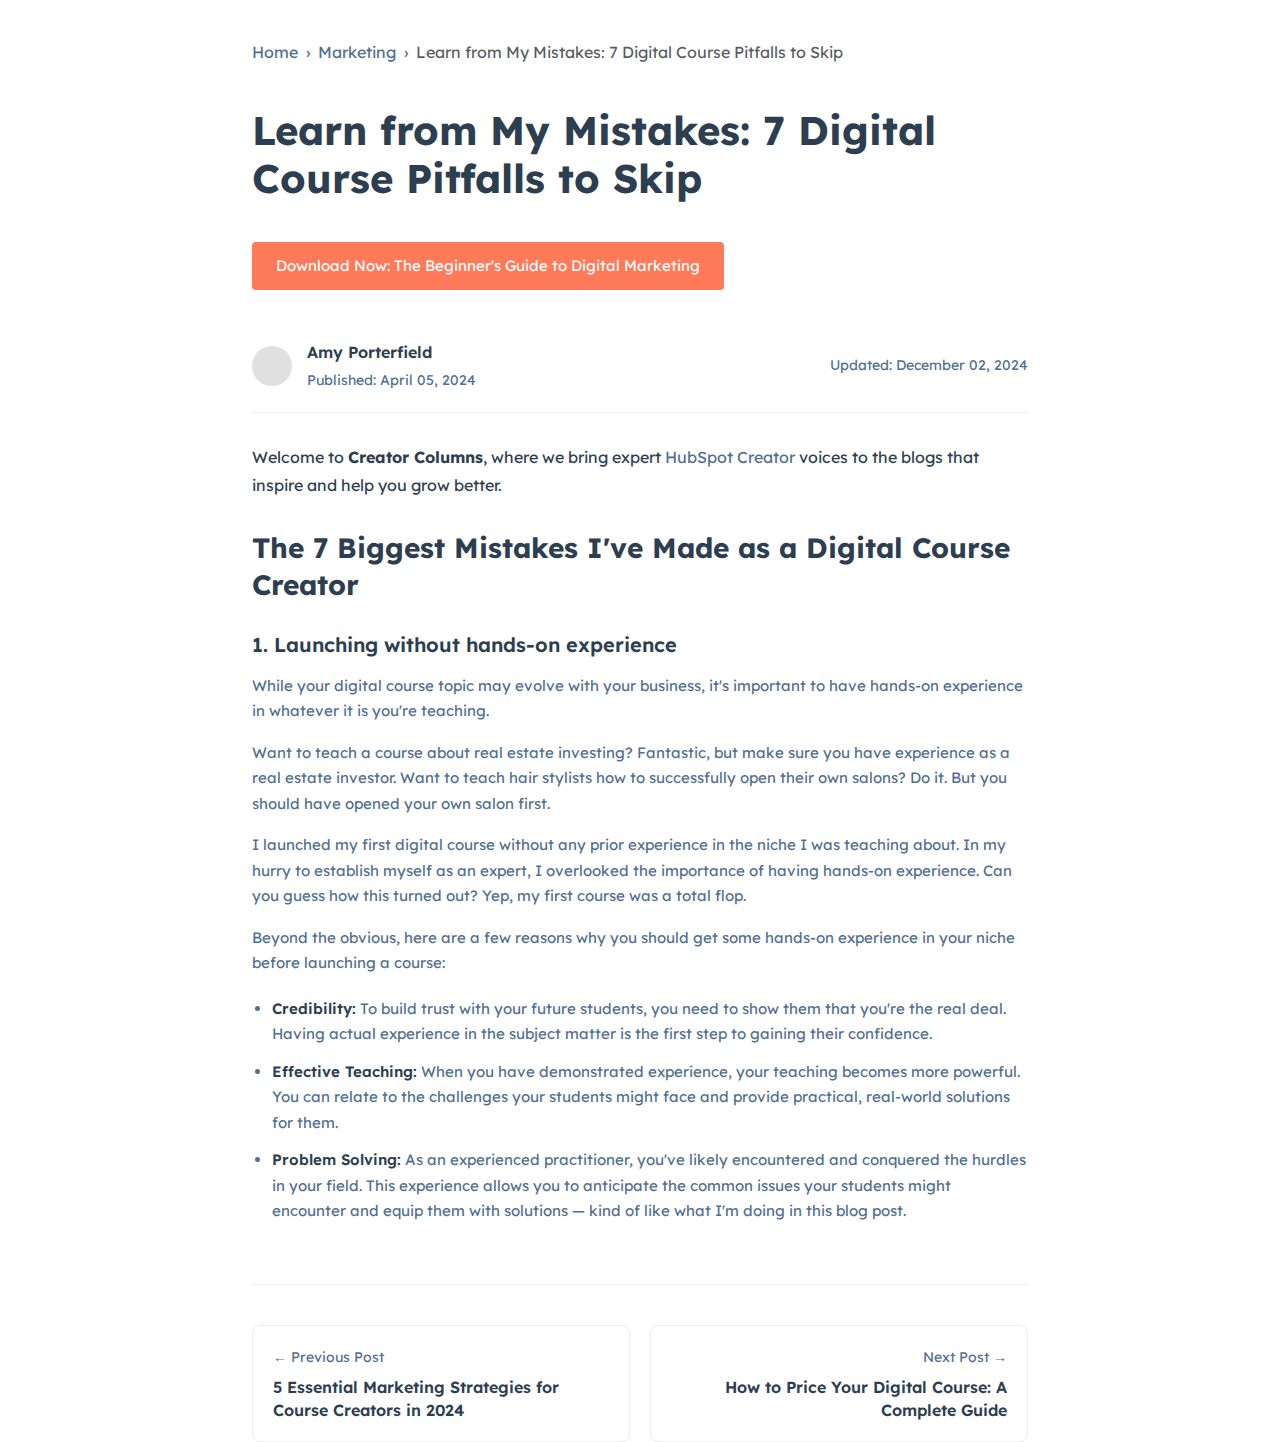
<file: endFix.html>
<!DOCTYPE html>
<html lang="en">
<head>
    <meta charset="UTF-8">
    <meta name="viewport" content="width=device-width, initial-scale=1.0">
    <title>Blog Post</title>
    <link href="https://cdn.jsdelivr.net/npm/bootstrap@5.3.0/dist/css/bootstrap.min.css" rel="stylesheet">
    <link href="https://fonts.googleapis.com/css2?family=Lexend:wght@400;500;600;700&display=swap" rel="stylesheet">
    <style>
        body {
            font-family: 'Lexend', sans-serif;
            color: #2d3e50;
            line-height: 1.6;
            padding-top: 40px;
        }

        .container {
            max-width: 800px;
        }

        .breadcrumb {
            margin-bottom: 40px;
        }

        .breadcrumb-item a {
            color: #516f90;
            text-decoration: none;
        }

        .breadcrumb-item + .breadcrumb-item::before {
            content: "›";
            color: #516f90;
        }

        .article-title {
            font-size: 40px;
            font-weight: 700;
            line-height: 1.2;
            margin-bottom: 40px;
            color: #2d3e50;
        }

        .cta-button {
            background-color: #ff7a59;
            color: white;
            padding: 12px 24px;
            border-radius: 4px;
            text-decoration: none;
            display: inline-block;
            font-size: 15px;
            margin-bottom: 50px;
            border: none;
        }

        .cta-button:hover {
            background-color: #ff8f73;
            color: white;
        }

        .author-info {
            display: flex;
            justify-content: space-between;
            align-items: center;
            margin-bottom: 20px;
            padding-bottom: 20px;
            border-bottom: 1px solid #eee;
        }

        .author-details {
            display: flex;
            align-items: center;
            gap: 15px;
        }

        .author-image {
            width: 40px;
            height: 40px;
            border-radius: 50%;
            background-color: #e0e0e0;
        }

        .author-name {
            font-weight: 600;
            margin-bottom: 4px;
            font-size: 16px;
        }

        .publish-date, .update-date {
            color: #516f90;
            font-size: 14px;
        }

        .welcome-text {
            margin-top: 30px;
            font-size: 16px;
            line-height: 1.8;
            margin-bottom: 30px;
        }

        .creator-link {
            color: #516f90;
            text-decoration: none;
        }

        .creator-link:hover {
            color: #2d3e50;
        }

        .article-content h2 {
            font-size: 28px;  /* Adjusted to match image */
            font-weight: 700;
            margin-bottom: 30px;
            color: #2d3e50;
            line-height: 1.3;
        }

        .article-content h3 {
            font-size: 20px;  /* Adjusted to match image */
            font-weight: 600;
            margin-top: 30px;
            margin-bottom: 16px;
            color: #2d3e50;
        }

        .article-content p {
            font-size: 15px;  /* Adjusted to match image */
            margin-bottom: 16px;
            line-height: 1.7;
            color: #516f90;
        }

        .article-content ul {
            padding-left: 20px;
            margin-top: 20px;
        }

        .article-content ul li {
            font-size: 15px;  /* Adjusted to match image */
            color: #516f90;
            margin-bottom: 12px;
            line-height: 1.7;
        }

        .article-content ul li strong {
            color: #2d3e50;
            font-weight: 600;
        }
        .post-navigation {
            margin-top: 60px;
            padding-top: 40px;
            border-top: 1px solid #eee;
            display: flex;
            justify-content: space-between;
            gap: 20px;
        }

        .nav-post {
            flex: 1;
            text-decoration: none;
            padding: 20px;
            border: 1px solid #eee;
            border-radius: 8px;
            transition: all 0.3s ease;
        }

        .nav-post:hover {
            border-color: #ff7a59;
            background-color: #fff8f6;
        }

        .nav-post.previous {
            text-align: left;
        }

        .nav-post.next {
            text-align: right;
        }

        .nav-label {
            font-size: 14px;
            color: #516f90;
            margin-bottom: 8px;
            display: block;
        }

        .nav-title {
            font-size: 16px;
            font-weight: 600;
            color: #2d3e50;
            line-height: 1.4;
        }

        .nav-post:hover .nav-title {
            color: #ff7a59;
        }
    </style>
</head>
<body>
    <div class="container">
        <nav aria-label="breadcrumb">
            <ol class="breadcrumb">
                <li class="breadcrumb-item"><a href="#">Home</a></li>
                <li class="breadcrumb-item"><a href="#">Marketing</a></li>
                <li class="breadcrumb-item active">Learn from My Mistakes: 7 Digital Course Pitfalls to Skip</li>
            </ol>
        </nav>

        <article>
            <h1 class="article-title">Learn from My Mistakes: 7 Digital Course Pitfalls to Skip</h1>

            <a href="#" class="cta-button">
                Download Now: The Beginner's Guide to Digital Marketing
            </a>

            <div class="author-info">
                <div class="author-details">
                    <div class="author-image"></div>
                    <div>
                        <div class="author-name">Amy Porterfield</div>
                        <div class="publish-date">Published: April 05, 2024</div>
                    </div>
                </div>
                <div class="update-date">Updated: December 02, 2024</div>
            </div>

            <div class="welcome-text">
                Welcome to <strong>Creator Columns</strong>, where we bring expert 
                <a href="#" class="creator-link">HubSpot Creator</a> voices to the blogs 
                that inspire and help you grow better.
            </div>

            <div class="article-content">
                <h2>The 7 Biggest Mistakes I've Made as a Digital Course Creator</h2>
                
                <h3>1. Launching without hands-on experience</h3>
                
                <p>While your digital course topic may evolve with your business, it's important to have hands-on experience in whatever it is you're teaching.</p>
                
                <p>Want to teach a course about real estate investing? Fantastic, but make sure you have experience as a real estate investor. Want to teach hair stylists how to successfully open their own salons? Do it. But you should have opened your own salon first.</p>
                
                <p>I launched my first digital course without any prior experience in the niche I was teaching about. In my hurry to establish myself as an expert, I overlooked the importance of having hands-on experience. Can you guess how this turned out? Yep, my first course was a total flop.</p>
                
                <p>Beyond the obvious, here are a few reasons why you should get some hands-on experience in your niche before launching a course:</p>
                
                <ul>
                    <li><strong>Credibility:</strong> To build trust with your future students, you need to show them that you're the real deal. Having actual experience in the subject matter is the first step to gaining their confidence.</li>
                    <li><strong>Effective Teaching:</strong> When you have demonstrated experience, your teaching becomes more powerful. You can relate to the challenges your students might face and provide practical, real-world solutions for them.</li>
                    <li><strong>Problem Solving:</strong> As an experienced practitioner, you've likely encountered and conquered the hurdles in your field. This experience allows you to anticipate the common issues your students might encounter and equip them with solutions — kind of like what I'm doing in this blog post.</li>
                </ul>
            </div>
            <nav class="post-navigation">
                <a href="#" class="nav-post previous">
                    <span class="nav-label">← Previous Post</span>
                    <div class="nav-title">5 Essential Marketing Strategies for Course Creators in 2024</div>
                </a>
                <a href="#" class="nav-post next">
                    <span class="nav-label">Next Post →</span>
                    <div class="nav-title">How to Price Your Digital Course: A Complete Guide</div>
                </a>
            </nav>
        </article>
    </div>
</body>
</html>
</file>
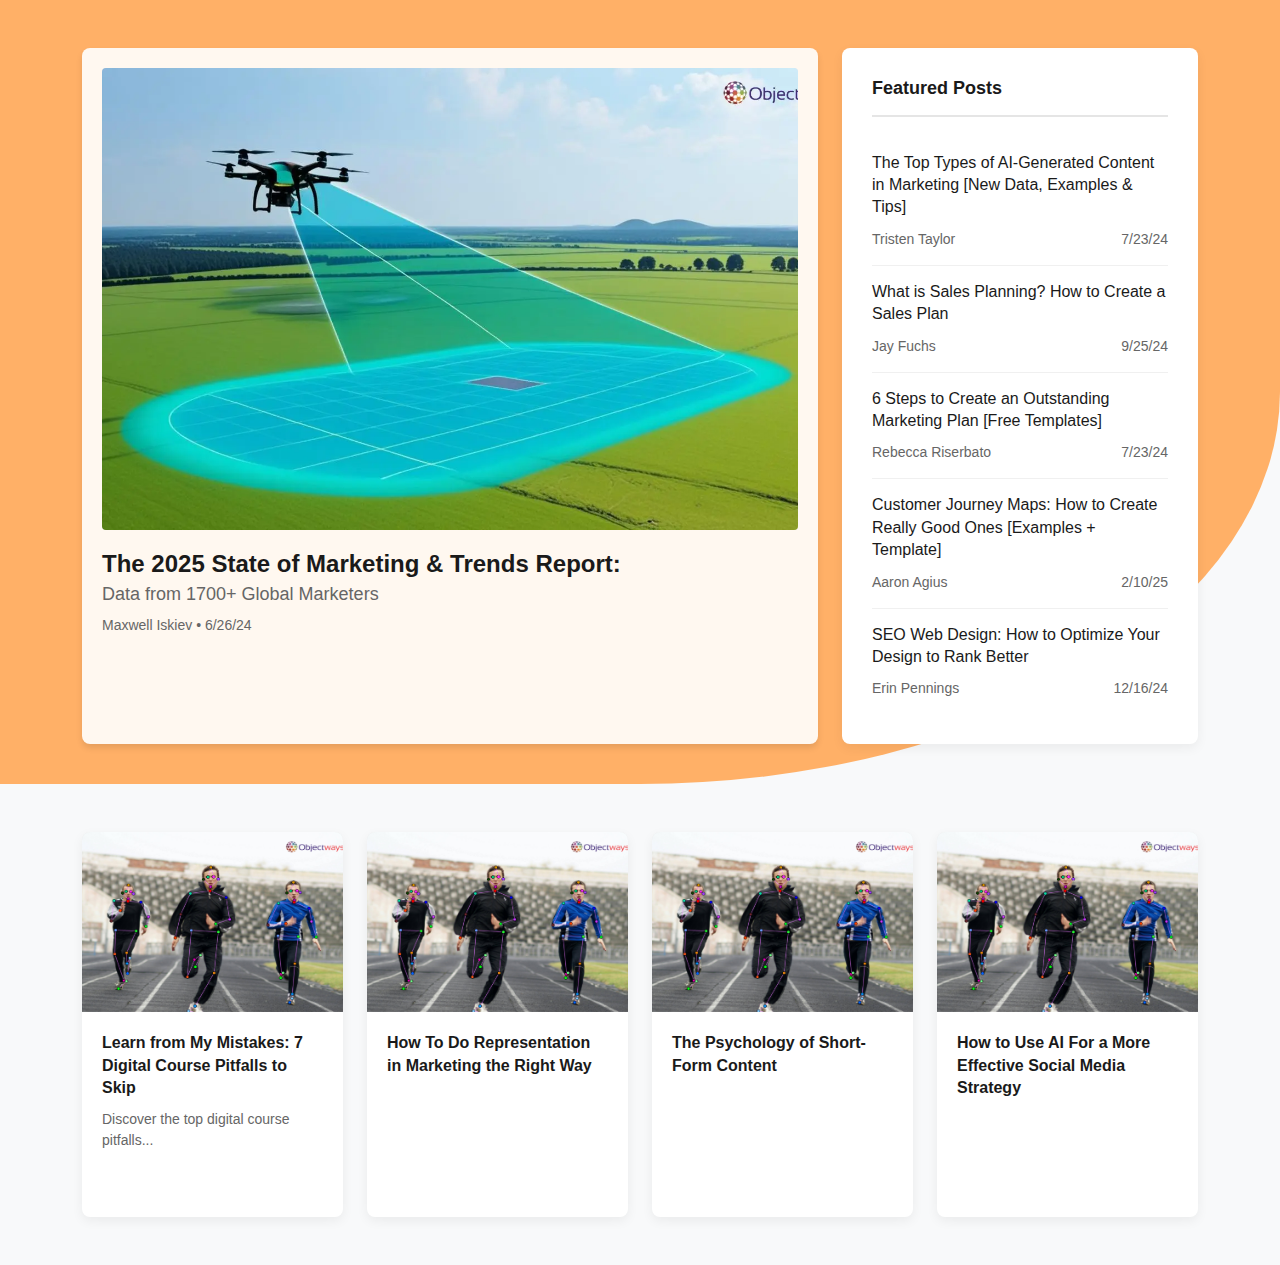
<file: fgdf.html>
<!DOCTYPE html>
<html lang="en">
<head>
    <meta charset="UTF-8">
    <meta name="viewport" content="width=device-width, initial-scale=1.0">
    <title>Marketing Blog</title>
    <link href="https://cdn.jsdelivr.net/npm/bootstrap@5.3.0-alpha1/dist/css/bootstrap.min.css" rel="stylesheet">
    <style>
        body {
            font-family: Arial, sans-serif;
            background-color: #f8f9fa;
        }
        
        .hero-section {
            background-color: #FFB067;
            border-radius: 0 0 50% 0;
            padding-bottom: 40px;
        }
        
        .hero-card {
            background-color: #FFF8F0;
            border-radius: 8px;
            box-shadow: 0px 4px 6px rgba(0, 0, 0, 0.1);
            padding: 20px;
            height: 100%;
        }
        
        .hero-image {
            width: 100%;
            height: 462px;
            object-fit: cover;
            background-color: #e9e9e9;
            border-radius: 4px;
            margin-bottom: 20px;
        }
        
        .hero-title {
            font-weight: bold;
            font-size: 24px;
            color: #1A1A1A;
            margin-bottom: 5px;
        }
        
        .hero-subtitle {
            font-size: 18px;
            color: #666666;
        }
        
        .hero-meta {
            font-size: 14px;
            color: #666666;
            margin-top: 10px;
        }
        
        .featured-posts {
            background-color: white;
            padding: 30px;
            border-radius: 8px;
            box-shadow: 0px 4px 12px rgba(0, 0, 0, 0.06);
        }
        
        .featured-title {
            font-weight: bold;
            font-size: 18px;
            color: #1A1A1A;
            margin-bottom: 15px;
        }
        
        .featured-divider {
            height: 2px;
            background-color: #E5E5E5;
            margin-bottom: 20px;
        }
        
        .featured-post {
            padding: 15px 0;
            border-bottom: 1px solid #f0f0f0;
        }
        
        .featured-post:last-child {
            border-bottom: none;
        }
        
        .post-title {
            font-size: 16px;
            color: #1A1A1A;
            font-weight: 500;
            margin-bottom: 5px;
            line-height: 1.4;
        }
        
        .post-meta {
            display: flex;
            justify-content: space-between;
            font-size: 14px;
            color: #666666;
            margin-top: 10px;
        }
        
        .article-card {
            background-color: white;
            border-radius: 8px;
            box-shadow: 0px 4px 12px rgba(0, 0, 0, 0.06);
            margin-bottom: 30px;
            height: 100%;
        }
        
        .article-image {
            width: 100%;
            height: 180px;
            object-fit: cover;
            border-radius: 8px 8px 0 0;
            background-color: #e9e9e9;
        }
        
        .article-content {
            padding: 20px;
        }
        
        .article-title {
            font-weight: bold;
            font-size: 16px;
            color: #1A1A1A;
            margin-bottom: 10px;
            line-height: 1.4;
        }
        
        .article-description {
            font-size: 14px;
            color: #666666;
        }
    </style>
</head>
<body>
    <!-- Hero Section -->
    <section class="hero-section pt-5">
        <div class="container">
            <div class="row">
                <div class="col-lg-8">
                    <div class="hero-card">
                        <div class="hero-image">
                            <img src="/Agent_3.webp" alt="Marketing Trends" class="img-fluid hero-image">
                        </div>
                        <h1 class="hero-title">The 2025 State of Marketing & Trends Report:</h1>
                        <h2 class="hero-subtitle">Data from 1700+ Global Marketers</h2>
                        <p class="hero-meta">Maxwell Iskiev • 6/26/24</p>
                    </div>
                </div>
                <div class="col-lg-4 mt-4 mt-lg-0">
                    <div class="featured-posts">
                        <h3 class="featured-title">Featured Posts</h3>
                        <div class="featured-divider"></div>
                        
                        <div class="featured-post">
                            <h4 class="post-title">The Top Types of AI-Generated Content in Marketing [New Data, Examples & Tips]</h4>
                            <div class="post-meta">
                                <span>Tristen Taylor</span>
                                <span>7/23/24</span>
                            </div>
                        </div>
                        
                        <div class="featured-post">
                            <h4 class="post-title">What is Sales Planning? How to Create a Sales Plan</h4>
                            <div class="post-meta">
                                <span>Jay Fuchs</span>
                                <span>9/25/24</span>
                            </div>
                        </div>
                        
                        <div class="featured-post">
                            <h4 class="post-title">6 Steps to Create an Outstanding Marketing Plan [Free Templates]</h4>
                            <div class="post-meta">
                                <span>Rebecca Riserbato</span>
                                <span>7/23/24</span>
                            </div>
                        </div>
                        
                        <div class="featured-post">
                            <h4 class="post-title">Customer Journey Maps: How to Create Really Good Ones [Examples + Template]</h4>
                            <div class="post-meta">
                                <span>Aaron Agius</span>
                                <span>2/10/25</span>
                            </div>
                        </div>
                        
                        <div class="featured-post">
                            <h4 class="post-title">SEO Web Design: How to Optimize Your Design to Rank Better</h4>
                            <div class="post-meta">
                                <span>Erin Pennings</span>
                                <span>12/16/24</span>
                            </div>
                        </div>
                    </div>
                </div>
            </div>
        </div>
    </section>

    <!-- Article Grid Section -->
    <section class="pt-5 pb-5">
        <div class="container">
            <div class="row">
                <div class="col-lg-3 col-md-6">
                    <div class="article-card">
                        <img src="/ke-01.webp" alt="Digital Course Pitfalls" class="article-image">
                        <div class="article-content">
                            <h3 class="article-title">Learn from My Mistakes: 7 Digital Course Pitfalls to Skip</h3>
                            <p class="article-description">Discover the top digital course pitfalls...</p>
                        </div>
                    </div>
                </div>
                
                <div class="col-lg-3 col-md-6">
                    <div class="article-card">
                        <img src="/ke-01.webp" alt="Representation in Marketing" class="article-image">
                        <div class="article-content">
                            <h3 class="article-title">How To Do Representation in Marketing the Right Way</h3>
                        </div>
                    </div>
                </div>
                
                <div class="col-lg-3 col-md-6">
                    <div class="article-card">
                        <img src="/ke-01.webp" alt="Short-Form Content" class="article-image">
                        <div class="article-content">
                            <h3 class="article-title">The Psychology of Short-Form Content</h3>
                        </div>
                    </div>
                </div>
                
                <div class="col-lg-3 col-md-6">
                    <div class="article-card">
                        <img src="/ke-01.webp" alt="AI for Social Media" class="article-image">
                        <div class="article-content">
                            <h3 class="article-title">How to Use AI For a More Effective Social Media Strategy</h3>
                        </div>
                    </div>
                </div>
            </div>
        </div>
    </section>

    <script src="https://cdn.jsdelivr.net/npm/bootstrap@5.3.0-alpha1/dist/js/bootstrap.bundle.min.js"></script>
</body>
</html>
</file>
